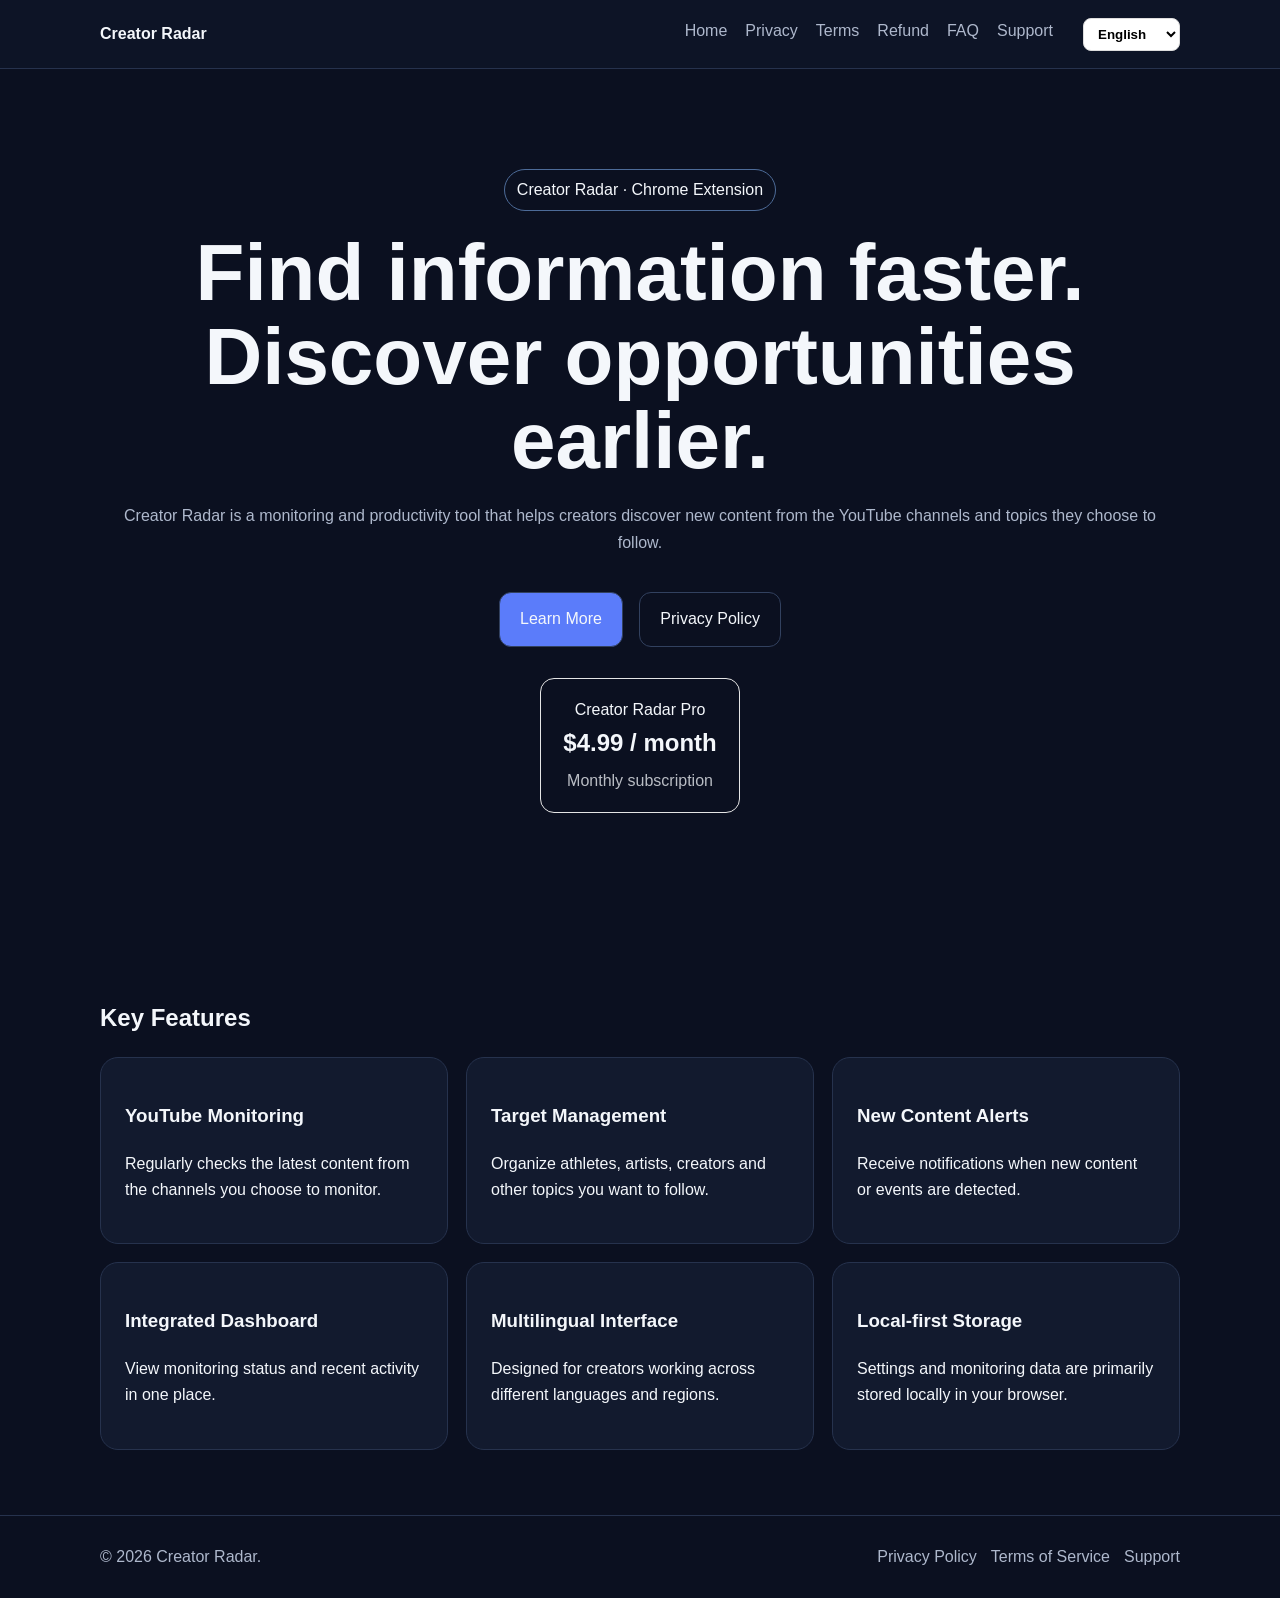
<file: index.html>
<!doctype html>
<html lang="en">
<head>
<meta charset="utf-8">
<meta name="viewport" content="width=device-width,initial-scale=1">

<meta
  name="description"
  content="Creator Radar - Real-time information radar for creators">

<title>Creator Radar</title>

<link rel="stylesheet" href="assets/style.css">

<style>
.language-select{
  margin-left:12px;
  padding:7px 10px;
  border:1px solid #ddd;
  border-radius:8px;
  background:#fff;
  cursor:pointer;
  font-weight:600;
}

.price-box{
  margin-top:25px;
  padding:18px 22px;
  border:1px solid #e5e5e5;
  border-radius:14px;
  display:inline-block;
}

.price-box strong{
  font-size:24px;
}

.price-sub{
  margin-top:5px;
  opacity:.75;
}
</style>

</head>

<body>

<header class="nav">
<div class="container nav-inner">

<a class="brand" href="index.html">
Creator Radar
</a>

<nav class="menu">

<a href="index.html"
data-en="Home"
data-ko="홈"
data-ja="ホーム"
data-zh="首页"
data-de="Startseite"
data-fr="Accueil"
data-ru="Главная">
Home
</a>

<a href="privacy.html"
data-en="Privacy"
data-ko="개인정보"
data-ja="プライバシー"
data-zh="隐私"
data-de="Datenschutz"
data-fr="Confidentialité"
data-ru="Конфиденциальность">
Privacy
</a>

<a href="terms.html"
data-en="Terms"
data-ko="이용약관"
data-ja="利用規約"
data-zh="条款"
data-de="Bedingungen"
data-fr="Conditions"
data-ru="Условия">
Terms
<a href="refund.html"
data-en="Refund"
data-ko="환불정책"
data-ja="返金"
data-zh="退款"
data-de="Rückerstattung"
data-fr="Remboursement"
data-ru="Возврат">
Refund
</a>

<a href="faq.html">
FAQ
</a>

<a href="support.html"
data-en="Support"
data-ko="고객지원"
data-ja="サポート"
data-zh="支持"
data-de="Support"
data-fr="Assistance"
data-ru="Поддержка">
Support
</a>

<select
id="languageSelect"
class="language-select"
aria-label="Language">

<option value="en">English</option>
<option value="ko">한국어</option>
<option value="ja">日本語</option>
<option value="zh">中文</option>
<option value="de">Deutsch</option>
<option value="fr">Français</option>
<option value="ru">Русский</option>

</select>

</nav>
</div>
</header>


<main>

<section class="hero">

<div class="container">

<span class="badge">
Creator Radar · Chrome Extension
</span>

<h1
data-en="Find information faster.<br>Discover opportunities earlier."
data-ko="정보를 더 빠르게.<br>기회를 더 일찍."
data-ja="情報をもっと速く。<br>チャンスをもっと早く。"
data-zh="更快发现信息。<br>更早发现机会。"
data-de="Informationen schneller finden.<br>Chancen früher entdecken."
data-fr="Trouvez l'information plus vite.<br>Découvrez les opportunités plus tôt."
data-ru="Находите информацию быстрее.<br>Замечайте возможности раньше.">

Find information faster.<br>
Discover opportunities earlier.

</h1>


<p
data-en="Creator Radar is a monitoring and productivity tool that helps creators discover new content from the YouTube channels and topics they choose to follow."

data-ko="Creator Radar는 관심 대상과 YouTube 채널을 모니터링하여 새로운 콘텐츠를 빠르게 발견할 수 있도록 돕는 크리에이터용 생산성 도구입니다."

data-ja="Creator Radarは、選択したYouTubeチャンネルやトピックを監視し、新しいコンテンツを素早く発見できるクリエイター向けツールです。"

data-zh="Creator Radar 是一款面向创作者的监控与效率工具，可帮助您快速发现关注的 YouTube 频道和主题的新内容。"

data-de="Creator Radar ist ein Monitoring- und Produktivitätstool, mit dem Creator neue Inhalte aus ausgewählten YouTube-Kanälen und Themen schneller entdecken können."

data-fr="Creator Radar est un outil de surveillance et de productivité qui aide les créateurs à découvrir rapidement les nouveaux contenus des chaînes YouTube et sujets qu'ils suivent."

data-ru="Creator Radar — это инструмент мониторинга и продуктивности, который помогает авторам быстрее находить новый контент в выбранных YouTube-каналах и темах.">

Creator Radar is a monitoring and productivity tool that helps creators discover new content from the YouTube channels and topics they choose to follow.

</p>


<div class="actions">

<a class="btn primary"
href="support.html"

data-en="Learn More"
data-ko="자세히 보기"
data-ja="詳しく見る"
data-zh="了解更多"
data-de="Mehr erfahren"
data-fr="En savoir plus"
data-ru="Подробнее">

Learn More
</a>


<a class="btn"
href="privacy.html"

data-en="Privacy Policy"
data-ko="개인정보처리방침"
data-ja="プライバシーポリシー"
data-zh="隐私政策"
data-de="Datenschutzerklärung"
data-fr="Politique de confidentialité"
data-ru="Политика конфиденциальности">

Privacy Policy
</a>

</div>


<div class="price-box">

<div
data-en="Creator Radar Pro"
data-ko="Creator Radar Pro"
data-ja="Creator Radar Pro"
data-zh="Creator Radar Pro"
data-de="Creator Radar Pro"
data-fr="Creator Radar Pro"
data-ru="Creator Radar Pro">

Creator Radar Pro
</div>

<strong>$4.99 / month</strong>

<div class="price-sub"

data-en="Monthly subscription"
data-ko="월간 구독"
data-ja="月額サブスクリプション"
data-zh="每月订阅"
data-de="Monatliches Abonnement"
data-fr="Abonnement mensuel"
data-ru="Ежемесячная подписка">

Monthly subscription

</div>

</div>

</div>
</section>



<section class="section">
<div class="container">

<h2
data-en="Key Features"
data-ko="주요 기능"
data-ja="主な機能"
data-zh="主要功能"
data-de="Hauptfunktionen"
data-fr="Fonctionnalités principales"
data-ru="Основные функции">

Key Features
</h2>


<div class="grid">


<div class="card">

<h3
data-en="YouTube Monitoring"
data-ko="YouTube 모니터링"
data-ja="YouTube モニタリング"
data-zh="YouTube 监控"
data-de="YouTube-Monitoring"
data-fr="Surveillance YouTube"
data-ru="Мониторинг YouTube">

YouTube Monitoring
</h3>

<p
data-en="Regularly checks the latest content from the channels you choose to monitor."

data-ko="등록한 채널의 최신 콘텐츠를 주기적으로 확인합니다."

data-ja="登録したチャンネルの最新コンテンツを定期的に確認します。"

data-zh="定期检查您所关注频道的最新内容。"

data-de="Überprüft regelmäßig neue Inhalte der von Ihnen ausgewählten Kanäle."

data-fr="Vérifie régulièrement les nouveaux contenus des chaînes que vous choisissez de suivre."

data-ru="Регулярно проверяет новый контент выбранных вами каналов.">

Regularly checks the latest content from the channels you choose to monitor.

</p>

</div>



<div class="card">

<h3
data-en="Target Management"
data-ko="관심 대상 관리"
data-ja="ターゲット管理"
data-zh="关注对象管理"
data-de="Zielverwaltung"
data-fr="Gestion des sujets"
data-ru="Управление целями">

Target Management
</h3>

<p
data-en="Organize athletes, artists, creators and other topics you want to follow."

data-ko="선수, 아티스트, 크리에이터 등 관심 대상을 관리할 수 있습니다."

data-ja="選手、アーティスト、クリエイターなどの対象を管理できます。"

data-zh="管理运动员、艺人、创作者以及其他您感兴趣的主题。"

data-de="Organisieren Sie Sportler, Künstler, Creator und andere Themen, denen Sie folgen möchten."

data-fr="Organisez les sportifs, artistes, créateurs et autres sujets que vous souhaitez suivre."

data-ru="Организуйте спортсменов, артистов, авторов и другие интересующие вас темы.">

Organize athletes, artists, creators and other topics you want to follow.

</p>

</div>



<div class="card">

<h3
data-en="New Content Alerts"
data-ko="새 콘텐츠 알림"
data-ja="新着コンテンツ通知"
data-zh="新内容提醒"
data-de="Benachrichtigungen"
data-fr="Alertes de nouveau contenu"
data-ru="Уведомления о новом контенте">

New Content Alerts
</h3>

<p
data-en="Receive notifications when new content or events are detected."

data-ko="새로운 콘텐츠나 이벤트가 감지되면 알림을 받을 수 있습니다."

data-ja="新しいコンテンツやイベントが検出されると通知を受け取れます。"

data-zh="检测到新内容或事件时接收通知。"

data-de="Erhalten Sie Benachrichtigungen, wenn neue Inhalte oder Ereignisse erkannt werden."

data-fr="Recevez des notifications lorsque de nouveaux contenus ou événements sont détectés."

data-ru="Получайте уведомления при обнаружении нового контента или событий.">

Receive notifications when new content or events are detected.

</p>

</div>



<div class="card">

<h3
data-en="Integrated Dashboard"
data-ko="통합 대시보드"
data-ja="統合ダッシュボード"
data-zh="综合仪表板"
data-de="Integriertes Dashboard"
data-fr="Tableau de bord intégré"
data-ru="Единая панель управления">

Integrated Dashboard
</h3>

<p
data-en="View monitoring status and recent activity in one place."

data-ko="모니터링 상태와 최근 활동을 한 화면에서 확인할 수 있습니다."

data-ja="モニタリング状況と最近のアクティビティを一つの画面で確認できます。"

data-zh="在一个页面中查看监控状态和最近活动。"

data-de="Überblicken Sie Monitoring-Status und aktuelle Aktivitäten an einem Ort."

data-fr="Consultez l'état de la surveillance et l'activité récente depuis un seul écran."

data-ru="Просматривайте статус мониторинга и последние действия в одном месте.">

View monitoring status and recent activity in one place.

</p>

</div>



<div class="card">

<h3
data-en="Multilingual Interface"
data-ko="다국어 인터페이스"
data-ja="多言語インターフェース"
data-zh="多语言界面"
data-de="Mehrsprachige Oberfläche"
data-fr="Interface multilingue"
data-ru="Многоязычный интерфейс">

Multilingual Interface
</h3>

<p
data-en="Designed for creators working across different languages and regions."

data-ko="여러 언어와 지역에서 활동하는 크리에이터를 지원합니다."

data-ja="さまざまな言語や地域で活動するクリエイターをサポートします。"

data-zh="为使用不同语言、面向不同地区的创作者而设计。"

data-de="Für Creator entwickelt, die in verschiedenen Sprachen und Regionen arbeiten."

data-fr="Conçu pour les créateurs travaillant dans différentes langues et régions."

data-ru="Создан для авторов, работающих с разными языками и регионами.">

Designed for creators working across different languages and regions.

</p>

</div>



<div class="card">

<h3
data-en="Local-first Storage"
data-ko="로컬 중심 저장"
data-ja="ローカル中心の保存"
data-zh="本地优先存储"
data-de="Lokale Datenspeicherung"
data-fr="Stockage local"
data-ru="Локальное хранение">

Local-first Storage
</h3>

<p
data-en="Settings and monitoring data are primarily stored locally in your browser."

data-ko="설정과 모니터링 정보는 주로 브라우저에 로컬로 저장됩니다."

data-ja="設定やモニタリング情報は主にブラウザ内にローカル保存されます。"

data-zh="设置和监控信息主要存储在您的浏览器本地。"

data-de="Einstellungen und Monitoring-Daten werden hauptsächlich lokal in Ihrem Browser gespeichert."

data-fr="Les paramètres et données de surveillance sont principalement stockés localement dans votre navigateur."

data-ru="Настройки и данные мониторинга в основном хранятся локально в вашем браузере.">

Settings and monitoring data are primarily stored locally in your browser.

</p>

</div>

</div>
</div>
</section>

</main>



<footer class="footer">

<div class="container footer-inner">

<div>
© 2026 Creator Radar.
</div>

<div class="small-links">

<a href="privacy.html"
data-en="Privacy Policy"
data-ko="개인정보처리방침"
data-ja="プライバシーポリシー"
data-zh="隐私政策"
data-de="Datenschutzerklärung"
data-fr="Politique de confidentialité"
data-ru="Политика конфиденциальности">

Privacy Policy
</a>


<a href="terms.html"
data-en="Terms of Service"
data-ko="이용약관"
data-ja="利用規約"
data-zh="服务条款"
data-de="Nutzungsbedingungen"
data-fr="Conditions d'utilisation"
data-ru="Условия использования">

Terms of Service
</a>


<a href="support.html"
data-en="Support"
data-ko="고객지원"
data-ja="サポート"
data-zh="支持"
data-de="Support"
data-fr="Assistance"
data-ru="Поддержка">

Support
</a>

</div>
</div>

</footer>



<script>

const supportedLanguages =
["en","ko","ja","zh","de","fr","ru"];

function setLanguage(lang){

if(!supportedLanguages.includes(lang)){
lang = "en";
}

document.documentElement.lang = lang;

document
.querySelectorAll("[data-en]")
.forEach(function(element){

const translated =
element.getAttribute("data-" + lang);

if(translated){
element.innerHTML = translated;
}

});

document.getElementById("languageSelect").value = lang;

localStorage.setItem(
"creatorRadarWebsiteLanguage",
lang
);

}


document
.getElementById("languageSelect")
.addEventListener("change",function(){

setLanguage(this.value);

});


const savedLanguage =
localStorage.getItem(
"creatorRadarWebsiteLanguage"
);

if(savedLanguage &&
supportedLanguages.includes(savedLanguage)){

setLanguage(savedLanguage);

}else{

setLanguage("en");

}

</script>

</body>
</html>
</file>
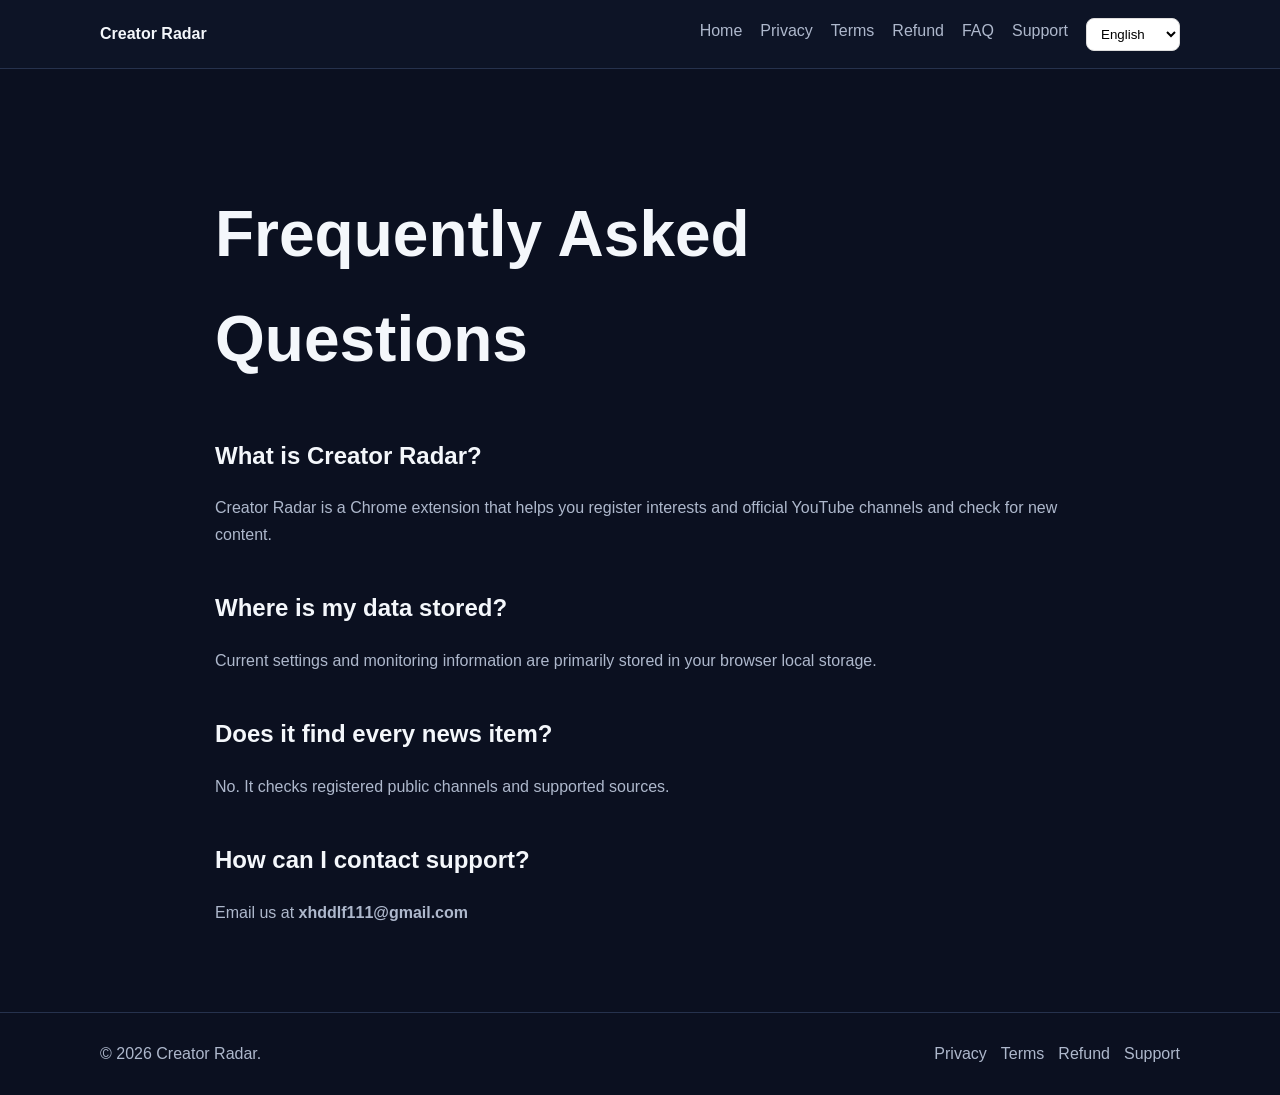
<file: faq.html>
<!doctype html><html lang="en"><head><meta charset="utf-8"><meta name="viewport" content="width=device-width,initial-scale=1"><title>Frequently Asked Questions | Creator Radar</title><link rel="stylesheet" href="assets/style.css"><style>.language-select{padding:7px 10px;border:1px solid #ddd;border-radius:8px;background:#fff;cursor:pointer}</style></head><body><header class="nav"><div class="container nav-inner"><a class="brand" href="index.html">Creator Radar</a><nav class="menu"><a href="index.html" data-t="nav_home">Home</a><a href="privacy.html" data-t="nav_privacy">Privacy</a><a href="terms.html" data-t="nav_terms">Terms</a><a href="refund.html" data-t="nav_refund">Refund</a><a href="faq.html" data-t="nav_faq">FAQ</a><a href="support.html" data-t="nav_support">Support</a><select id="languageSelect" class="language-select" aria-label="Language"><option value="en">English</option><option value="ko">한국어</option><option value="ja">日本語</option><option value="zh">中文</option><option value="de">Deutsch</option><option value="fr">Français</option><option value="ru">Русский</option></select></nav></div></header><main class="container content"><h1 data-t="title">Frequently Asked Questions</h1><h2 data-t="q1">What is Creator Radar?</h2><p data-t="a1">Creator Radar is a Chrome extension that helps you register interests and official YouTube channels and check for new content.</p><h2 data-t="q2">Where is my data stored?</h2><p data-t="a2">Current settings and monitoring information are primarily stored in your browser local storage.</p><h2 data-t="q3">Does it find every news item?</h2><p data-t="a3">No. It checks registered public channels and supported sources.</p><h2 data-t="q4">How can I contact support?</h2><p><span data-t="a4">Email us at</span> <a href="mailto:xhddlf111@gmail.com"><strong>xhddlf111@gmail.com</strong></a></p></main><footer class="footer"><div class="container footer-inner"><div data-t="footer">© 2026 Creator Radar.</div><div class="small-links"><a href="privacy.html" data-t="nav_privacy">Privacy</a><a href="terms.html" data-t="nav_terms">Terms</a><a href="refund.html" data-t="nav_refund">Refund</a><a href="support.html" data-t="nav_support">Support</a></div></div></footer><script>const translations={"en": {"title": "Frequently Asked Questions", "q1": "What is Creator Radar?", "a1": "Creator Radar is a Chrome extension that helps you register interests and official YouTube channels and check for new content.", "q2": "Where is my data stored?", "a2": "Current settings and monitoring information are primarily stored in your browser local storage.", "q3": "Does it find every news item?", "a3": "No. It checks registered public channels and supported sources.", "q4": "How can I contact support?", "a4": "Email us at", "nav_home": "Home", "nav_privacy": "Privacy", "nav_terms": "Terms", "nav_refund": "Refund", "nav_faq": "FAQ", "nav_support": "Support", "footer": "© 2026 Creator Radar."}, "ko": {"title": "자주 묻는 질문", "q1": "Creator Radar는 무엇인가요?", "a1": "관심 대상과 공식 YouTube 채널을 등록하고 새 콘텐츠를 확인하도록 돕는 Chrome 확장 프로그램입니다.", "q2": "데이터는 어디에 저장되나요?", "a2": "현재 설정과 모니터링 정보는 기본적으로 브라우저 로컬 저장소에 저장됩니다.", "q3": "모든 뉴스를 찾아주나요?", "a3": "아닙니다. 등록한 공개 채널과 지원되는 소스를 기준으로 확인합니다.", "q4": "문의는 어디로 하나요?", "a4": "이메일 문의:", "nav_home": "홈", "nav_privacy": "개인정보처리방침", "nav_terms": "이용약관", "nav_refund": "환불정책", "nav_faq": "FAQ", "nav_support": "고객지원", "footer": "© 2026 Creator Radar."}, "ja": {"title": "よくある質問", "q1": "Creator Radarとは何ですか？", "a1": "関心対象と公式YouTubeチャンネルを登録し、新しいコンテンツを確認できるChrome拡張機能です。", "q2": "データはどこに保存されますか？", "a2": "現在の設定と監視情報は基本的にブラウザのローカルストレージに保存されます。", "q3": "すべてのニュースを見つけますか？", "a3": "いいえ。登録した公開チャンネルと対応しているソースを基準に確認します。", "q4": "サポートへの連絡方法は？", "a4": "メール:", "nav_home": "ホーム", "nav_privacy": "プライバシー", "nav_terms": "利用規約", "nav_refund": "返金", "nav_faq": "FAQ", "nav_support": "サポート", "footer": "© 2026 Creator Radar."}, "zh": {"title": "常见问题", "q1": "什么是 Creator Radar？", "a1": "Creator Radar 是一个 Chrome 扩展程序，可帮助您注册关注对象和官方 YouTube 频道并检查新内容。", "q2": "我的数据存储在哪里？", "a2": "当前设置和监控信息主要保存在浏览器本地存储中。", "q3": "它会找到所有新闻吗？", "a3": "不会。它会根据已注册的公开频道和支持的来源进行检查。", "q4": "如何联系支持？", "a4": "电子邮件:", "nav_home": "首页", "nav_privacy": "隐私政策", "nav_terms": "使用条款", "nav_refund": "退款政策", "nav_faq": "常见问题", "nav_support": "支持", "footer": "© 2026 Creator Radar."}, "de": {"title": "Häufig gestellte Fragen", "q1": "Was ist Creator Radar?", "a1": "Creator Radar ist eine Chrome-Erweiterung, mit der Sie Interessen und offizielle YouTube-Kanäle registrieren und neue Inhalte prüfen können.", "q2": "Wo werden meine Daten gespeichert?", "a2": "Aktuelle Einstellungen und Überwachungsinformationen werden hauptsächlich im lokalen Browserspeicher gespeichert.", "q3": "Findet Creator Radar alle Nachrichten?", "a3": "Nein. Es prüft registrierte öffentliche Kanäle und unterstützte Quellen.", "q4": "Wie erreiche ich den Support?", "a4": "E-Mail:", "nav_home": "Startseite", "nav_privacy": "Datenschutz", "nav_terms": "Bedingungen", "nav_refund": "Rückerstattung", "nav_faq": "FAQ", "nav_support": "Support", "footer": "© 2026 Creator Radar."}, "fr": {"title": "Questions fréquentes", "q1": "Qu’est-ce que Creator Radar ?", "a1": "Creator Radar est une extension Chrome qui permet d’enregistrer des centres d’intérêt et des chaînes YouTube officielles et de vérifier les nouveaux contenus.", "q2": "Où mes données sont-elles stockées ?", "a2": "Les paramètres actuels et les informations de surveillance sont principalement stockés dans le stockage local du navigateur.", "q3": "Trouve-t-il toutes les actualités ?", "a3": "Non. Il vérifie les chaînes publiques enregistrées et les sources prises en charge.", "q4": "Comment contacter le support ?", "a4": "E-mail :", "nav_home": "Accueil", "nav_privacy": "Confidentialité", "nav_terms": "Conditions", "nav_refund": "Remboursement", "nav_faq": "FAQ", "nav_support": "Assistance", "footer": "© 2026 Creator Radar."}, "ru": {"title": "Часто задаваемые вопросы", "q1": "Что такое Creator Radar?", "a1": "Creator Radar — расширение Chrome, которое помогает добавлять интересы и официальные каналы YouTube и проверять новый контент.", "q2": "Где хранятся мои данные?", "a2": "Текущие настройки и данные мониторинга в основном сохраняются в локальном хранилище браузера.", "q3": "Находит ли он все новости?", "a3": "Нет. Он проверяет зарегистрированные публичные каналы и поддерживаемые источники.", "q4": "Как связаться с поддержкой?", "a4": "Эл. почта:", "nav_home": "Главная", "nav_privacy": "Конфиденциальность", "nav_terms": "Условия", "nav_refund": "Возврат", "nav_faq": "FAQ", "nav_support": "Поддержка", "footer": "© 2026 Creator Radar."}};const supported=["en", "ko", "ja", "zh", "de", "fr", "ru"];function setLanguage(lang){if(!supported.includes(lang))lang='en';document.documentElement.lang=lang;document.querySelectorAll('[data-t]').forEach(el=>{const key=el.getAttribute('data-t');const val=translations[lang]&&translations[lang][key];if(val!==undefined)el.textContent=val;});document.getElementById('languageSelect').value=lang;localStorage.setItem('creatorRadarWebsiteLanguage',lang);document.title=(translations[lang].title||'Creator Radar')+' | Creator Radar';}document.getElementById('languageSelect').addEventListener('change',e=>setLanguage(e.target.value));setLanguage(localStorage.getItem('creatorRadarWebsiteLanguage')||'en');</script></body></html>
</file>
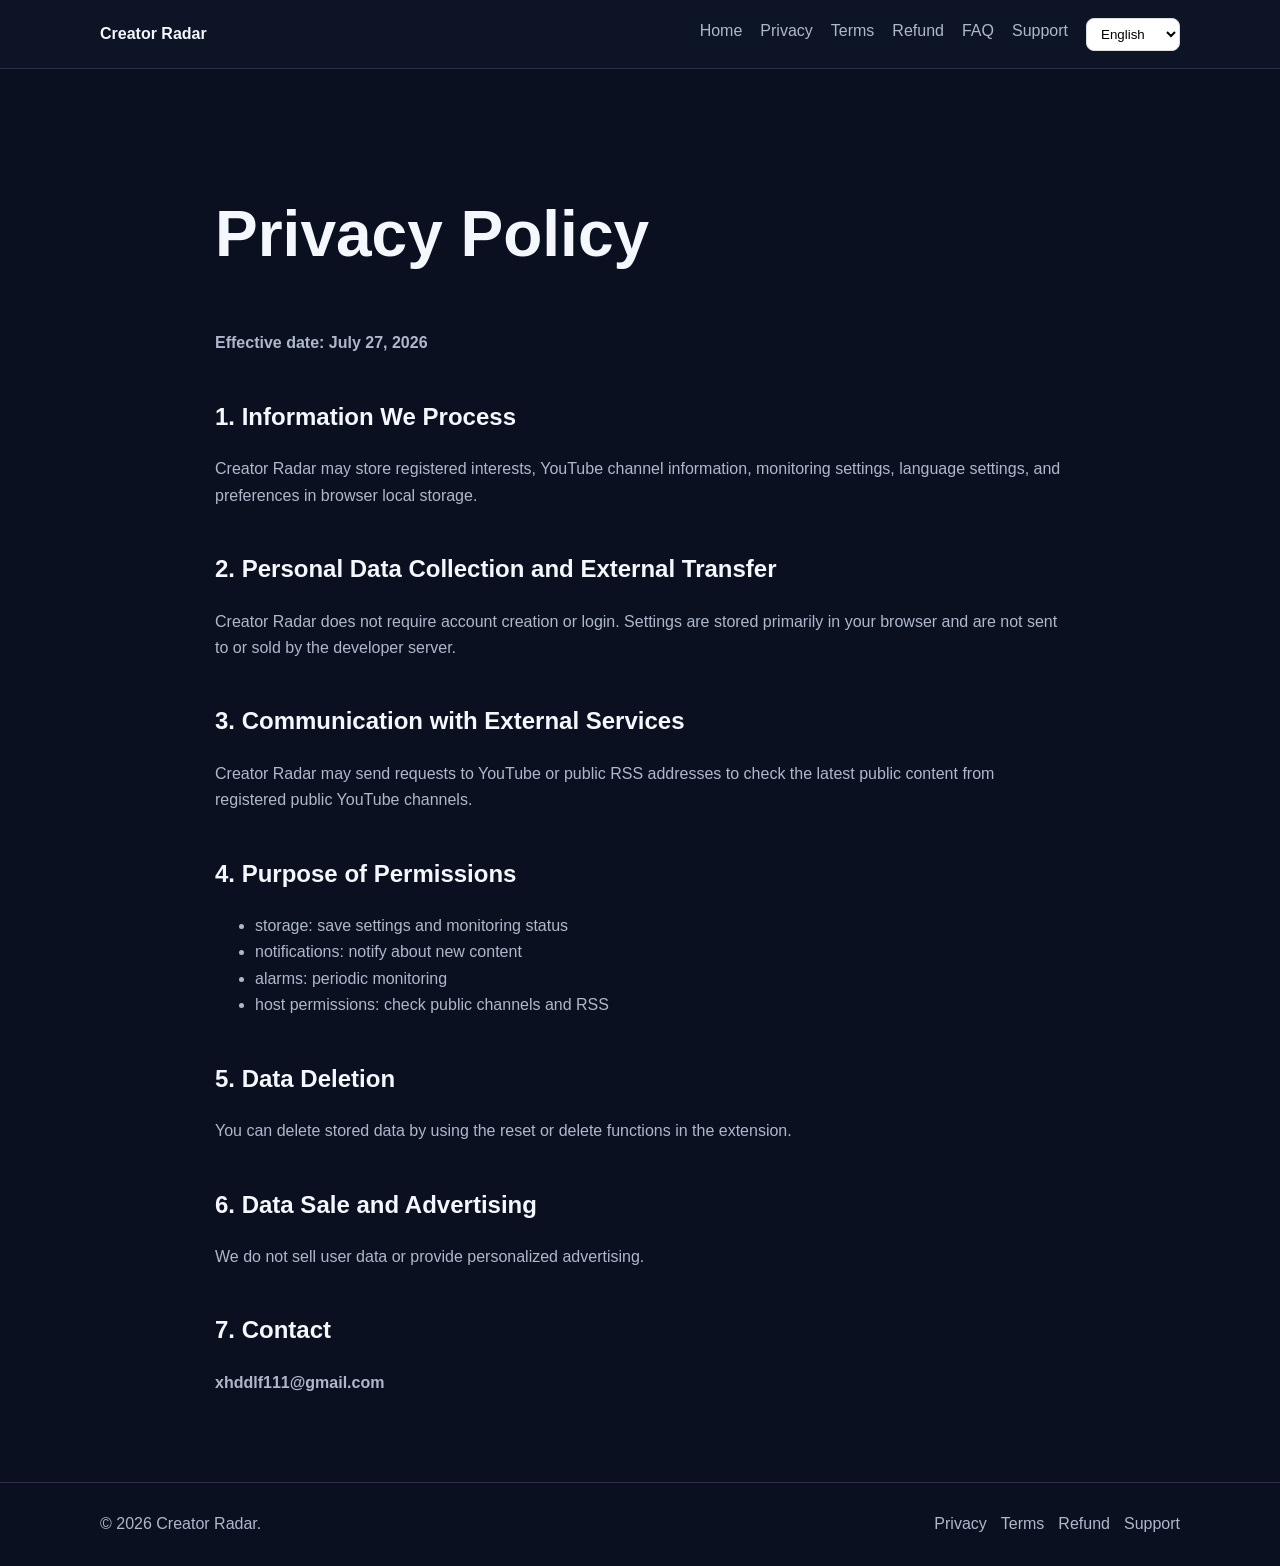
<file: privacy.html>
<!doctype html><html lang="en"><head><meta charset="utf-8"><meta name="viewport" content="width=device-width,initial-scale=1"><title>Privacy Policy | Creator Radar</title><link rel="stylesheet" href="assets/style.css"><style>.language-select{padding:7px 10px;border:1px solid #ddd;border-radius:8px;background:#fff;cursor:pointer}</style></head><body><header class="nav"><div class="container nav-inner"><a class="brand" href="index.html">Creator Radar</a><nav class="menu"><a href="index.html" data-t="nav_home">Home</a><a href="privacy.html" data-t="nav_privacy">Privacy</a><a href="terms.html" data-t="nav_terms">Terms</a><a href="refund.html" data-t="nav_refund">Refund</a><a href="faq.html" data-t="nav_faq">FAQ</a><a href="support.html" data-t="nav_support">Support</a><select id="languageSelect" class="language-select" aria-label="Language"><option value="en">English</option><option value="ko">한국어</option><option value="ja">日本語</option><option value="zh">中文</option><option value="de">Deutsch</option><option value="fr">Français</option><option value="ru">Русский</option></select></nav></div></header><main class="container content"><h1 data-t="title">Privacy Policy</h1><p><strong data-t="effective">Effective date: July 27, 2026</strong></p><h2 data-t="h1">1. Information We Process</h2><p data-t="p1">Creator Radar may store registered interests, YouTube channel information, monitoring settings, language settings, and preferences in browser local storage.</p><h2 data-t="h2">2. Personal Data Collection and External Transfer</h2><p data-t="p2">Creator Radar does not require account creation or login. Settings are stored primarily in your browser and are not sent to or sold by the developer server.</p><h2 data-t="h3">3. Communication with External Services</h2><p data-t="p3">Creator Radar may send requests to YouTube or public RSS addresses to check the latest public content from registered public YouTube channels.</p><h2 data-t="h4">4. Purpose of Permissions</h2><ul><li data-t="li1">storage: save settings and monitoring status</li><li data-t="li2">notifications: notify about new content</li><li data-t="li3">alarms: periodic monitoring</li><li data-t="li4">host permissions: check public channels and RSS</li></ul><h2 data-t="h5">5. Data Deletion</h2><p data-t="p5">You can delete stored data by using the reset or delete functions in the extension.</p><h2 data-t="h6">6. Data Sale and Advertising</h2><p data-t="p6">We do not sell user data or provide personalized advertising.</p><h2 data-t="h7">7. Contact</h2><p><a href="mailto:xhddlf111@gmail.com"><strong>xhddlf111@gmail.com</strong></a></p></main><footer class="footer"><div class="container footer-inner"><div data-t="footer">© 2026 Creator Radar.</div><div class="small-links"><a href="privacy.html" data-t="nav_privacy">Privacy</a><a href="terms.html" data-t="nav_terms">Terms</a><a href="refund.html" data-t="nav_refund">Refund</a><a href="support.html" data-t="nav_support">Support</a></div></div></footer><script>const translations={"en": {"title": "Privacy Policy", "effective": "Effective date: July 27, 2026", "h1": "1. Information We Process", "p1": "Creator Radar may store registered interests, YouTube channel information, monitoring settings, language settings, and preferences in browser local storage.", "h2": "2. Personal Data Collection and External Transfer", "p2": "Creator Radar does not require account creation or login. Settings are stored primarily in your browser and are not sent to or sold by the developer server.", "h3": "3. Communication with External Services", "p3": "Creator Radar may send requests to YouTube or public RSS addresses to check the latest public content from registered public YouTube channels.", "h4": "4. Purpose of Permissions", "li1": "storage: save settings and monitoring status", "li2": "notifications: notify about new content", "li3": "alarms: periodic monitoring", "li4": "host permissions: check public channels and RSS", "h5": "5. Data Deletion", "p5": "You can delete stored data by using the reset or delete functions in the extension.", "h6": "6. Data Sale and Advertising", "p6": "We do not sell user data or provide personalized advertising.", "h7": "7. Contact", "nav_home": "Home", "nav_privacy": "Privacy", "nav_terms": "Terms", "nav_refund": "Refund", "nav_faq": "FAQ", "nav_support": "Support", "footer": "© 2026 Creator Radar."}, "ko": {"title": "개인정보처리방침", "effective": "시행일: 2026년 7월 27일", "h1": "1. 처리하는 정보", "p1": "사용자가 등록한 관심 대상, YouTube 채널 정보, 모니터링 설정, 언어 설정 및 환경설정 등을 브라우저 로컬 저장소에 저장할 수 있습니다.", "h2": "2. 개인정보 수집 및 외부 전송", "p2": "Creator Radar는 계정 생성이나 로그인을 요구하지 않습니다. 설정 데이터는 기본적으로 사용자의 브라우저 내부에 저장되며 개발자 서버로 전송하거나 판매하지 않습니다.", "h3": "3. 외부 서비스 통신", "p3": "등록된 공개 YouTube 채널의 최신 공개 콘텐츠를 확인하기 위해 YouTube 또는 공개 RSS 주소에 요청을 보낼 수 있습니다.", "h4": "4. 권한 사용 목적", "li1": "storage: 설정 및 모니터링 상태 저장", "li2": "notifications: 새 콘텐츠 알림", "li3": "alarms: 주기적 모니터링", "li4": "host permissions: 공개 채널 및 RSS 확인", "h5": "5. 데이터 삭제", "p5": "사용자는 확장 프로그램의 초기화 또는 삭제 기능을 통해 저장된 데이터를 삭제할 수 있습니다.", "h6": "6. 데이터 판매 및 광고", "p6": "사용자 데이터를 판매하지 않으며 맞춤형 광고를 제공하지 않습니다.", "h7": "7. 문의", "nav_home": "홈", "nav_privacy": "개인정보처리방침", "nav_terms": "이용약관", "nav_refund": "환불정책", "nav_faq": "FAQ", "nav_support": "고객지원", "footer": "© 2026 Creator Radar."}, "ja": {"title": "プライバシーポリシー", "effective": "施行日：2026年7月27日", "h1": "1. 処理する情報", "p1": "登録した関心対象、YouTubeチャンネル情報、監視設定、言語設定、環境設定などをブラウザのローカルストレージに保存する場合があります。", "h2": "2. 個人情報の収集と外部送信", "p2": "Creator Radarはアカウント作成やログインを要求しません。設定データは基本的にブラウザ内に保存され、開発者サーバーへ送信または販売されません。", "h3": "3. 外部サービスとの通信", "p3": "登録された公開YouTubeチャンネルの最新公開コンテンツを確認するため、YouTubeまたは公開RSSアドレスへリクエストを送信する場合があります。", "h4": "4. 権限の使用目的", "li1": "storage：設定と監視状態の保存", "li2": "notifications：新しいコンテンツの通知", "li3": "alarms：定期的な監視", "li4": "host permissions：公開チャンネルとRSSの確認", "h5": "5. データの削除", "p5": "拡張機能のリセットまたは削除機能を使用して保存データを削除できます。", "h6": "6. データ販売と広告", "p6": "ユーザーデータを販売せず、パーソナライズ広告も提供しません。", "h7": "7. お問い合わせ", "nav_home": "ホーム", "nav_privacy": "プライバシー", "nav_terms": "利用規約", "nav_refund": "返金", "nav_faq": "FAQ", "nav_support": "サポート", "footer": "© 2026 Creator Radar."}, "zh": {"title": "隐私政策", "effective": "生效日期：2026年7月27日", "h1": "1. 我们处理的信息", "p1": "Creator Radar 可能会将您注册的关注对象、YouTube 频道信息、监控设置、语言设置和偏好保存在浏览器本地存储中。", "h2": "2. 个人信息收集与外部传输", "p2": "Creator Radar 不要求创建账户或登录。设置数据主要保存在您的浏览器中，不会发送到开发者服务器或被出售。", "h3": "3. 与外部服务通信", "p3": "为检查已注册公开 YouTube 频道的最新公开内容，Creator Radar 可能会向 YouTube 或公开 RSS 地址发送请求。", "h4": "4. 权限用途", "li1": "storage：保存设置和监控状态", "li2": "notifications：新内容通知", "li3": "alarms：定期监控", "li4": "host permissions：检查公开频道和 RSS", "h5": "5. 数据删除", "p5": "您可以通过扩展程序的重置或删除功能删除已保存的数据。", "h6": "6. 数据销售与广告", "p6": "我们不出售用户数据，也不提供个性化广告。", "h7": "7. 联系方式", "nav_home": "首页", "nav_privacy": "隐私政策", "nav_terms": "使用条款", "nav_refund": "退款政策", "nav_faq": "常见问题", "nav_support": "支持", "footer": "© 2026 Creator Radar."}, "de": {"title": "Datenschutzerklärung", "effective": "Gültig ab: 27. Juli 2026", "h1": "1. Verarbeitete Informationen", "p1": "Creator Radar kann registrierte Interessen, YouTube-Kanalinformationen, Überwachungseinstellungen, Spracheinstellungen und Präferenzen im lokalen Browserspeicher speichern.", "h2": "2. Erhebung personenbezogener Daten und externe Übertragung", "p2": "Creator Radar erfordert weder Kontoerstellung noch Anmeldung. Einstellungen werden grundsätzlich im Browser gespeichert und nicht an den Entwicklerserver übertragen oder verkauft.", "h3": "3. Kommunikation mit externen Diensten", "p3": "Zur Prüfung aktueller öffentlicher Inhalte registrierter YouTube-Kanäle kann Creator Radar Anfragen an YouTube oder öffentliche RSS-Adressen senden.", "h4": "4. Zweck der Berechtigungen", "li1": "storage: Einstellungen und Überwachungsstatus speichern", "li2": "notifications: über neue Inhalte informieren", "li3": "alarms: regelmäßige Überwachung", "li4": "host permissions: öffentliche Kanäle und RSS prüfen", "h5": "5. Datenlöschung", "p5": "Gespeicherte Daten können über die Zurücksetzen- oder Löschfunktionen der Erweiterung gelöscht werden.", "h6": "6. Datenverkauf und Werbung", "p6": "Wir verkaufen keine Nutzerdaten und bieten keine personalisierte Werbung an.", "h7": "7. Kontakt", "nav_home": "Startseite", "nav_privacy": "Datenschutz", "nav_terms": "Bedingungen", "nav_refund": "Rückerstattung", "nav_faq": "FAQ", "nav_support": "Support", "footer": "© 2026 Creator Radar."}, "fr": {"title": "Politique de confidentialité", "effective": "Date d’entrée en vigueur : 27 juillet 2026", "h1": "1. Informations traitées", "p1": "Creator Radar peut stocker les centres d’intérêt enregistrés, les informations de chaînes YouTube, les paramètres de surveillance, la langue et les préférences dans le stockage local du navigateur.", "h2": "2. Collecte de données personnelles et transfert externe", "p2": "Creator Radar ne nécessite ni création de compte ni connexion. Les paramètres sont principalement stockés dans votre navigateur et ne sont ni envoyés au serveur du développeur ni vendus.", "h3": "3. Communication avec des services externes", "p3": "Pour vérifier le contenu public récent des chaînes YouTube enregistrées, Creator Radar peut envoyer des requêtes à YouTube ou à des adresses RSS publiques.", "h4": "4. Utilisation des autorisations", "li1": "storage : enregistrer les paramètres et l’état de surveillance", "li2": "notifications : signaler les nouveaux contenus", "li3": "alarms : surveillance périodique", "li4": "host permissions : vérifier les chaînes publiques et RSS", "h5": "5. Suppression des données", "p5": "Vous pouvez supprimer les données enregistrées via les fonctions de réinitialisation ou de suppression de l’extension.", "h6": "6. Vente de données et publicité", "p6": "Nous ne vendons pas les données des utilisateurs et ne proposons pas de publicité personnalisée.", "h7": "7. Contact", "nav_home": "Accueil", "nav_privacy": "Confidentialité", "nav_terms": "Conditions", "nav_refund": "Remboursement", "nav_faq": "FAQ", "nav_support": "Assistance", "footer": "© 2026 Creator Radar."}, "ru": {"title": "Политика конфиденциальности", "effective": "Дата вступления в силу: 27 июля 2026 г.", "h1": "1. Обрабатываемая информация", "p1": "Creator Radar может сохранять выбранные интересы, сведения о каналах YouTube, настройки мониторинга, язык и параметры в локальном хранилище браузера.", "h2": "2. Сбор персональных данных и внешняя передача", "p2": "Creator Radar не требует создания аккаунта или входа. Настройки в основном хранятся в браузере и не отправляются на сервер разработчика и не продаются.", "h3": "3. Связь с внешними сервисами", "p3": "Для проверки последних публичных материалов зарегистрированных каналов YouTube Creator Radar может отправлять запросы в YouTube или по общедоступным RSS-адресам.", "h4": "4. Назначение разрешений", "li1": "storage: сохранение настроек и состояния мониторинга", "li2": "notifications: уведомления о новом контенте", "li3": "alarms: периодический мониторинг", "li4": "host permissions: проверка публичных каналов и RSS", "h5": "5. Удаление данных", "p5": "Сохраненные данные можно удалить с помощью функций сброса или удаления в расширении.", "h6": "6. Продажа данных и реклама", "p6": "Мы не продаем данные пользователей и не предоставляем персонализированную рекламу.", "h7": "7. Контакты", "nav_home": "Главная", "nav_privacy": "Конфиденциальность", "nav_terms": "Условия", "nav_refund": "Возврат", "nav_faq": "FAQ", "nav_support": "Поддержка", "footer": "© 2026 Creator Radar."}};const supported=["en", "ko", "ja", "zh", "de", "fr", "ru"];function setLanguage(lang){if(!supported.includes(lang))lang='en';document.documentElement.lang=lang;document.querySelectorAll('[data-t]').forEach(el=>{const key=el.getAttribute('data-t');const val=translations[lang]&&translations[lang][key];if(val!==undefined)el.textContent=val;});document.getElementById('languageSelect').value=lang;localStorage.setItem('creatorRadarWebsiteLanguage',lang);document.title=(translations[lang].title||'Creator Radar')+' | Creator Radar';}document.getElementById('languageSelect').addEventListener('change',e=>setLanguage(e.target.value));setLanguage(localStorage.getItem('creatorRadarWebsiteLanguage')||'en');</script></body></html>
</file>
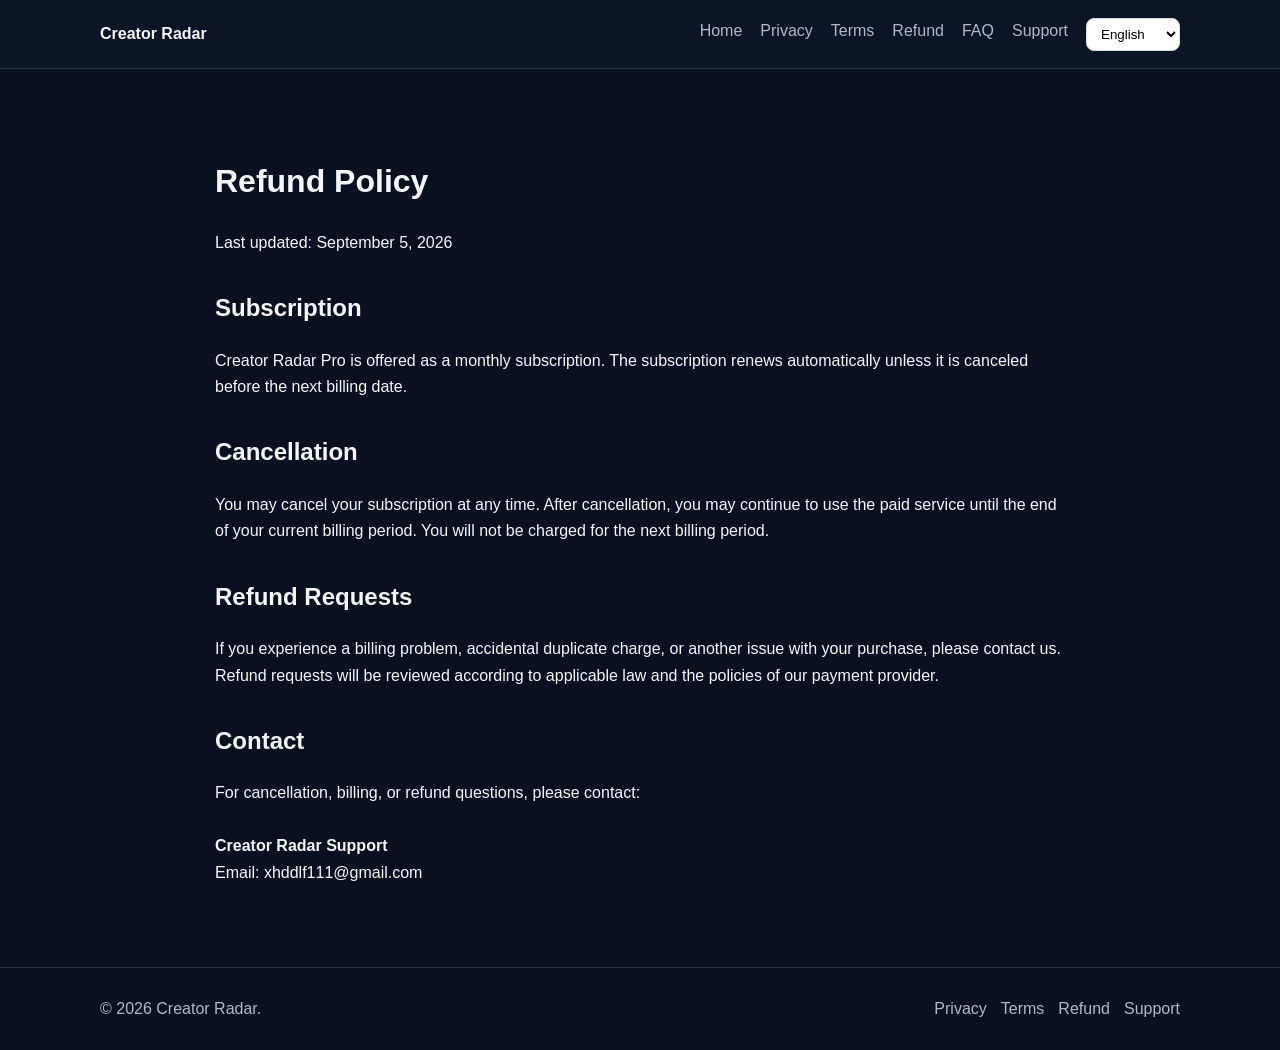
<file: refund.html>
<!doctype html>
<html lang="en">
<head>
<meta charset="utf-8">
<meta name="viewport" content="width=device-width,initial-scale=1">
<title>Refund Policy - Creator Radar</title>
<link rel="stylesheet" href="assets/style.css">

<style>
.language-select{
  padding:7px 10px;
  border:1px solid #ddd;
  border-radius:8px;
  background:#fff;
  cursor:pointer;
}
.policy-box{
  max-width:850px;
  margin:0 auto;
}
.policy-box h2{
  margin-top:32px;
}
</style>
</head>

<body>

<header class="nav">
<div class="container nav-inner">

<a class="brand" href="index.html">Creator Radar</a>

<nav class="menu">
<a href="index.html" data-t="navHome">Home</a>
<a href="privacy.html" data-t="navPrivacy">Privacy</a>
<a href="terms.html" data-t="navTerms">Terms</a>
<a href="refund.html" data-t="navRefund">Refund</a>
<a href="faq.html" data-t="navFaq">FAQ</a>
<a href="support.html" data-t="navSupport">Support</a>

<select id="languageSelect" class="language-select">
<option value="en">English</option>
<option value="ko">한국어</option>
<option value="ja">日本語</option>
<option value="zh">中文</option>
<option value="de">Deutsch</option>
<option value="fr">Français</option>
<option value="ru">Русский</option>
</select>
</nav>

</div>
</header>


<main class="section">
<div class="container policy-box">

<h1 data-t="title">Refund Policy</h1>

<p data-t="updated">
Last updated: September 5, 2026
</p>

<h2 data-t="subscriptionTitle">Subscription</h2>

<p data-t="subscription">
Creator Radar Pro is offered as a monthly subscription. The subscription renews automatically unless it is canceled before the next billing date.
</p>


<h2 data-t="cancelTitle">Cancellation</h2>

<p data-t="cancel">
You may cancel your subscription at any time. After cancellation, you may continue to use the paid service until the end of your current billing period. You will not be charged for the next billing period.
</p>


<h2 data-t="refundTitle">Refund Requests</h2>

<p data-t="refund">
If you experience a billing problem, accidental duplicate charge, or another issue with your purchase, please contact us. Refund requests will be reviewed according to applicable law and the policies of our payment provider.
</p>


<h2 data-t="contactTitle">Contact</h2>

<p data-t="contact">
For cancellation, billing, or refund questions, please contact:
<br><br>
<strong>Creator Radar Support</strong><br>
Email: xhddlf111@gmail.com
</p>

</div>
</main>


<footer class="footer">
<div class="container footer-inner">

<div>© 2026 Creator Radar.</div>

<div class="small-links">
<a href="privacy.html" data-t="navPrivacy">Privacy Policy</a>
<a href="terms.html" data-t="navTerms">Terms of Service</a>
<a href="refund.html" data-t="navRefund">Refund Policy</a>
<a href="support.html" data-t="navSupport">Support</a>
</div>

</div>
</footer>


<script>

const translations = {

en:{
navHome:"Home",
navPrivacy:"Privacy",
navTerms:"Terms",
navRefund:"Refund",
navFaq:"FAQ",
navSupport:"Support",
title:"Refund Policy",
updated:"Last updated: September 5, 2026",
subscriptionTitle:"Subscription",
subscription:"Creator Radar Pro is offered as a monthly subscription. The subscription renews automatically unless it is canceled before the next billing date.",
cancelTitle:"Cancellation",
cancel:"You may cancel your subscription at any time. After cancellation, you may continue to use the paid service until the end of your current billing period. You will not be charged for the next billing period.",
refundTitle:"Refund Requests",
refund:"If you experience a billing problem, accidental duplicate charge, or another issue with your purchase, please contact us. Refund requests will be reviewed according to applicable law and the policies of our payment provider.",
contactTitle:"Contact",
contact:'For cancellation, billing, or refund questions, please contact:<br><br><strong>Creator Radar Support</strong><br>Email: xhddlf111@gmail.com'
},

ko:{
navHome:"홈",
navPrivacy:"개인정보처리방침",
navTerms:"이용약관",
navRefund:"환불정책",
navFaq:"FAQ",
navSupport:"고객지원",
title:"환불 정책",
updated:"최종 업데이트: 2026년 9월 5일",
subscriptionTitle:"구독",
subscription:"Creator Radar Pro는 월간 구독 서비스입니다. 다음 결제일 전에 구독을 취소하지 않으면 자동으로 갱신됩니다.",
cancelTitle:"구독 취소",
cancel:"언제든지 구독을 취소할 수 있습니다. 취소 후에도 현재 결제 기간이 끝날 때까지 유료 서비스를 이용할 수 있으며 다음 결제 기간에는 요금이 청구되지 않습니다.",
refundTitle:"환불 요청",
refund:"결제 오류, 실수로 발생한 중복 결제 또는 구매와 관련된 다른 문제가 있는 경우 문의해 주세요. 환불 요청은 관련 법률 및 결제 서비스 제공업체의 정책에 따라 검토됩니다.",
contactTitle:"문의",
contact:'구독 취소, 결제 또는 환불 관련 문의:<br><br><strong>Creator Radar Support</strong><br>Email: xhddlf111@gmail.com'
},

ja:{
navHome:"ホーム",
navPrivacy:"プライバシー",
navTerms:"利用規約",
navRefund:"返金",
navFaq:"FAQ",
navSupport:"サポート",
title:"返金ポリシー",
updated:"最終更新日：2026年9月5日",
subscriptionTitle:"サブスクリプション",
subscription:"Creator Radar Proは月額サブスクリプションとして提供されます。次回の請求日前にキャンセルされない限り、自動的に更新されます。",
cancelTitle:"キャンセル",
cancel:"サブスクリプションはいつでもキャンセルできます。キャンセル後も現在の請求期間が終了するまで有料サービスをご利用いただけます。",
refundTitle:"返金リクエスト",
refund:"請求上の問題、重複請求、その他購入に関する問題がある場合はお問い合わせください。返金リクエストは適用法および決済サービス提供者のポリシーに従って確認されます。",
contactTitle:"お問い合わせ",
contact:'キャンセル、請求、返金について：<br><br><strong>Creator Radar Support</strong><br>Email: xhddlf111@gmail.com'
},

zh:{
navHome:"首页",
navPrivacy:"隐私政策",
navTerms:"使用条款",
navRefund:"退款政策",
navFaq:"常见问题",
navSupport:"支持",
title:"退款政策",
updated:"最后更新：2026年9月5日",
subscriptionTitle:"订阅",
subscription:"Creator Radar Pro 采用月度订阅方式。除非您在下一个账单日期之前取消，否则订阅将自动续订。",
cancelTitle:"取消订阅",
cancel:"您可以随时取消订阅。取消后，您仍可使用付费服务直至当前计费周期结束，并且下一个计费周期不会再次收费。",
refundTitle:"退款申请",
refund:"如果出现账单问题、意外重复收费或其他购买问题，请联系我们。退款申请将根据适用法律以及支付服务提供商的政策进行审核。",
contactTitle:"联系我们",
contact:'取消订阅、账单或退款相关问题：<br><br><strong>Creator Radar Support</strong><br>Email: xhddlf111@gmail.com'
},

de:{
navHome:"Startseite",
navPrivacy:"Datenschutz",
navTerms:"Bedingungen",
navRefund:"Rückerstattung",
navFaq:"FAQ",
navSupport:"Support",
title:"Rückerstattungsrichtlinie",
updated:"Letzte Aktualisierung: 5. September 2026",
subscriptionTitle:"Abonnement",
subscription:"Creator Radar Pro wird als monatliches Abonnement angeboten. Das Abonnement verlängert sich automatisch, sofern es nicht vor dem nächsten Abrechnungsdatum gekündigt wird.",
cancelTitle:"Kündigung",
cancel:"Sie können Ihr Abonnement jederzeit kündigen. Nach der Kündigung können Sie den kostenpflichtigen Dienst bis zum Ende des aktuellen Abrechnungszeitraums weiter nutzen.",
refundTitle:"Rückerstattungen",
refund:"Bei Abrechnungsproblemen, versehentlichen Doppelbelastungen oder anderen Problemen mit Ihrem Kauf kontaktieren Sie uns bitte. Rückerstattungsanfragen werden gemäß geltendem Recht und den Richtlinien unseres Zahlungsanbieters geprüft.",
contactTitle:"Kontakt",
contact:'Fragen zu Kündigung, Abrechnung oder Rückerstattung:<br><br><strong>Creator Radar Support</strong><br>Email: xhddlf111@gmail.com'
},

fr:{
navHome:"Accueil",
navPrivacy:"Confidentialité",
navTerms:"Conditions",
navRefund:"Remboursement",
navFaq:"FAQ",
navSupport:"Assistance",
title:"Politique de remboursement",
updated:"Dernière mise à jour : 5 septembre 2026",
subscriptionTitle:"Abonnement",
subscription:"Creator Radar Pro est proposé sous forme d'abonnement mensuel. L'abonnement est renouvelé automatiquement sauf annulation avant la prochaine date de facturation.",
cancelTitle:"Annulation",
cancel:"Vous pouvez annuler votre abonnement à tout moment. Après l'annulation, vous pouvez continuer à utiliser le service payant jusqu'à la fin de votre période de facturation actuelle.",
refundTitle:"Demandes de remboursement",
refund:"En cas de problème de facturation, de double facturation accidentelle ou de tout autre problème lié à votre achat, veuillez nous contacter. Les demandes seront examinées conformément à la loi applicable et aux politiques de notre prestataire de paiement.",
contactTitle:"Contact",
contact:'Pour toute question concernant l’annulation, la facturation ou le remboursement :<br><br><strong>Creator Radar Support</strong><br>Email: xhddlf111@gmail.com'
},

ru:{
navHome:"Главная",
navPrivacy:"Конфиденциальность",
navTerms:"Условия",
navRefund:"Возврат",
navFaq:"FAQ",
navSupport:"Поддержка",
title:"Политика возврата средств",
updated:"Последнее обновление: 5 сентября 2026 г.",
subscriptionTitle:"Подписка",
subscription:"Creator Radar Pro предоставляется по ежемесячной подписке. Подписка продлевается автоматически, если ее не отменить до следующей даты оплаты.",
cancelTitle:"Отмена подписки",
cancel:"Вы можете отменить подписку в любое время. После отмены платный сервис останется доступным до конца текущего оплаченного периода.",
refundTitle:"Запрос возврата",
refund:"Если возникла проблема с оплатой, случайное двойное списание или другая проблема с покупкой, свяжитесь с нами. Запросы на возврат рассматриваются в соответствии с применимым законодательством и правилами нашего платежного провайдера.",
contactTitle:"Контакты",
contact:'По вопросам отмены, оплаты или возврата:<br><br><strong>Creator Radar Support</strong><br>Email: xhddlf111@gmail.com'
}

};


function setLanguage(lang){

if(!translations[lang]){
lang="en";
}

document.documentElement.lang=lang;

document.querySelectorAll("[data-t]").forEach(function(el){

const key=el.getAttribute("data-t");

if(translations[lang][key]){
el.innerHTML=translations[lang][key];
}

});

document.getElementById("languageSelect").value=lang;

localStorage.setItem(
"creatorRadarWebsiteLanguage",
lang
);

}


document.getElementById("languageSelect")
.addEventListener("change",function(){
setLanguage(this.value);
});


const savedLanguage=
localStorage.getItem("creatorRadarWebsiteLanguage");

setLanguage(savedLanguage || "en");

</script>

</body>
</html>
</file>
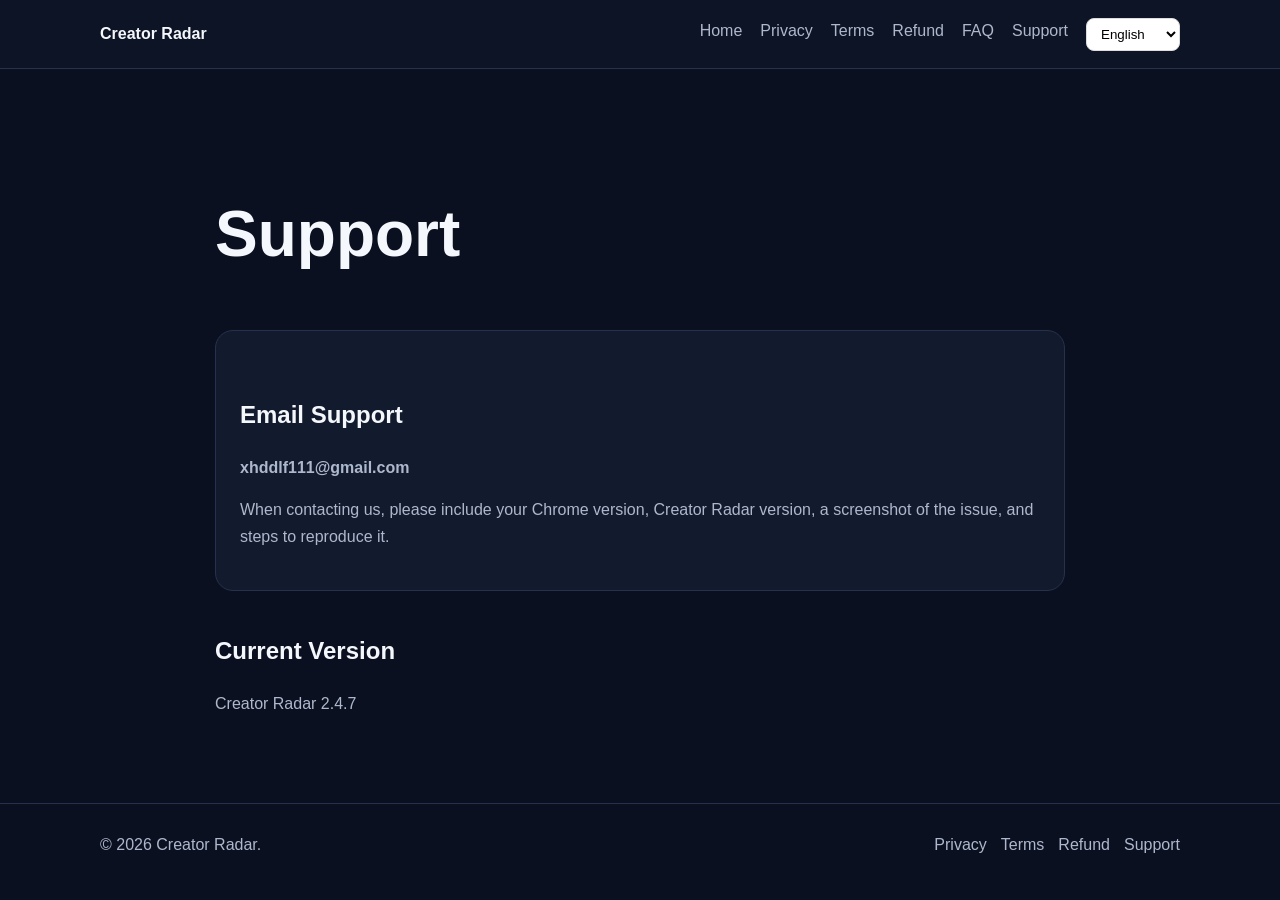
<file: support.html>
<!doctype html><html lang="en"><head><meta charset="utf-8"><meta name="viewport" content="width=device-width,initial-scale=1"><title>Support | Creator Radar</title><link rel="stylesheet" href="assets/style.css"><style>.language-select{padding:7px 10px;border:1px solid #ddd;border-radius:8px;background:#fff;cursor:pointer}</style></head><body><header class="nav"><div class="container nav-inner"><a class="brand" href="index.html">Creator Radar</a><nav class="menu"><a href="index.html" data-t="nav_home">Home</a><a href="privacy.html" data-t="nav_privacy">Privacy</a><a href="terms.html" data-t="nav_terms">Terms</a><a href="refund.html" data-t="nav_refund">Refund</a><a href="faq.html" data-t="nav_faq">FAQ</a><a href="support.html" data-t="nav_support">Support</a><select id="languageSelect" class="language-select" aria-label="Language"><option value="en">English</option><option value="ko">한국어</option><option value="ja">日本語</option><option value="zh">中文</option><option value="de">Deutsch</option><option value="fr">Français</option><option value="ru">Русский</option></select></nav></div></header><main class="container content"><h1 data-t="title">Support</h1><div class="card"><h2 data-t="emailTitle">Email Support</h2><p><a href="mailto:xhddlf111@gmail.com"><strong>xhddlf111@gmail.com</strong></a></p><p data-t="emailText">When contacting us, please include your Chrome version, Creator Radar version, a screenshot of the issue, and steps to reproduce it.</p></div><h2 data-t="versionTitle">Current Version</h2><p data-t="version">Creator Radar 2.4.7</p></main><footer class="footer"><div class="container footer-inner"><div data-t="footer">© 2026 Creator Radar.</div><div class="small-links"><a href="privacy.html" data-t="nav_privacy">Privacy</a><a href="terms.html" data-t="nav_terms">Terms</a><a href="refund.html" data-t="nav_refund">Refund</a><a href="support.html" data-t="nav_support">Support</a></div></div></footer><script>const translations={"en": {"title": "Support", "emailTitle": "Email Support", "emailText": "When contacting us, please include your Chrome version, Creator Radar version, a screenshot of the issue, and steps to reproduce it.", "versionTitle": "Current Version", "version": "Creator Radar 2.4.7", "nav_home": "Home", "nav_privacy": "Privacy", "nav_terms": "Terms", "nav_refund": "Refund", "nav_faq": "FAQ", "nav_support": "Support", "footer": "© 2026 Creator Radar."}, "ko": {"title": "고객지원", "emailTitle": "이메일 문의", "emailText": "문의 시 Chrome 버전, Creator Radar 버전, 문제 화면과 재현 절차를 함께 보내주세요.", "versionTitle": "현재 버전", "version": "Creator Radar 2.4.7", "nav_home": "홈", "nav_privacy": "개인정보처리방침", "nav_terms": "이용약관", "nav_refund": "환불정책", "nav_faq": "FAQ", "nav_support": "고객지원", "footer": "© 2026 Creator Radar."}, "ja": {"title": "サポート", "emailTitle": "メールサポート", "emailText": "お問い合わせの際は、Chromeのバージョン、Creator Radarのバージョン、問題の画面、再現手順をお送りください。", "versionTitle": "現在のバージョン", "version": "Creator Radar 2.4.7", "nav_home": "ホーム", "nav_privacy": "プライバシー", "nav_terms": "利用規約", "nav_refund": "返金", "nav_faq": "FAQ", "nav_support": "サポート", "footer": "© 2026 Creator Radar."}, "zh": {"title": "支持", "emailTitle": "邮件支持", "emailText": "联系我们时，请提供 Chrome 版本、Creator Radar 版本、问题截图以及复现步骤。", "versionTitle": "当前版本", "version": "Creator Radar 2.4.7", "nav_home": "首页", "nav_privacy": "隐私政策", "nav_terms": "使用条款", "nav_refund": "退款政策", "nav_faq": "常见问题", "nav_support": "支持", "footer": "© 2026 Creator Radar."}, "de": {"title": "Support", "emailTitle": "E-Mail-Support", "emailText": "Bitte senden Sie bei Anfragen Ihre Chrome-Version, Creator-Radar-Version, einen Screenshot des Problems und Schritte zur Reproduktion mit.", "versionTitle": "Aktuelle Version", "version": "Creator Radar 2.4.7", "nav_home": "Startseite", "nav_privacy": "Datenschutz", "nav_terms": "Bedingungen", "nav_refund": "Rückerstattung", "nav_faq": "FAQ", "nav_support": "Support", "footer": "© 2026 Creator Radar."}, "fr": {"title": "Assistance", "emailTitle": "Assistance par e-mail", "emailText": "Lors de votre demande, veuillez indiquer votre version de Chrome, la version de Creator Radar, une capture du problème et les étapes pour le reproduire.", "versionTitle": "Version actuelle", "version": "Creator Radar 2.4.7", "nav_home": "Accueil", "nav_privacy": "Confidentialité", "nav_terms": "Conditions", "nav_refund": "Remboursement", "nav_faq": "FAQ", "nav_support": "Assistance", "footer": "© 2026 Creator Radar."}, "ru": {"title": "Поддержка", "emailTitle": "Поддержка по электронной почте", "emailText": "При обращении укажите версию Chrome, версию Creator Radar, снимок экрана с проблемой и шаги для ее воспроизведения.", "versionTitle": "Текущая версия", "version": "Creator Radar 2.4.7", "nav_home": "Главная", "nav_privacy": "Конфиденциальность", "nav_terms": "Условия", "nav_refund": "Возврат", "nav_faq": "FAQ", "nav_support": "Поддержка", "footer": "© 2026 Creator Radar."}};const supported=["en", "ko", "ja", "zh", "de", "fr", "ru"];function setLanguage(lang){if(!supported.includes(lang))lang='en';document.documentElement.lang=lang;document.querySelectorAll('[data-t]').forEach(el=>{const key=el.getAttribute('data-t');const val=translations[lang]&&translations[lang][key];if(val!==undefined)el.textContent=val;});document.getElementById('languageSelect').value=lang;localStorage.setItem('creatorRadarWebsiteLanguage',lang);document.title=(translations[lang].title||'Creator Radar')+' | Creator Radar';}document.getElementById('languageSelect').addEventListener('change',e=>setLanguage(e.target.value));setLanguage(localStorage.getItem('creatorRadarWebsiteLanguage')||'en');</script></body></html>
</file>
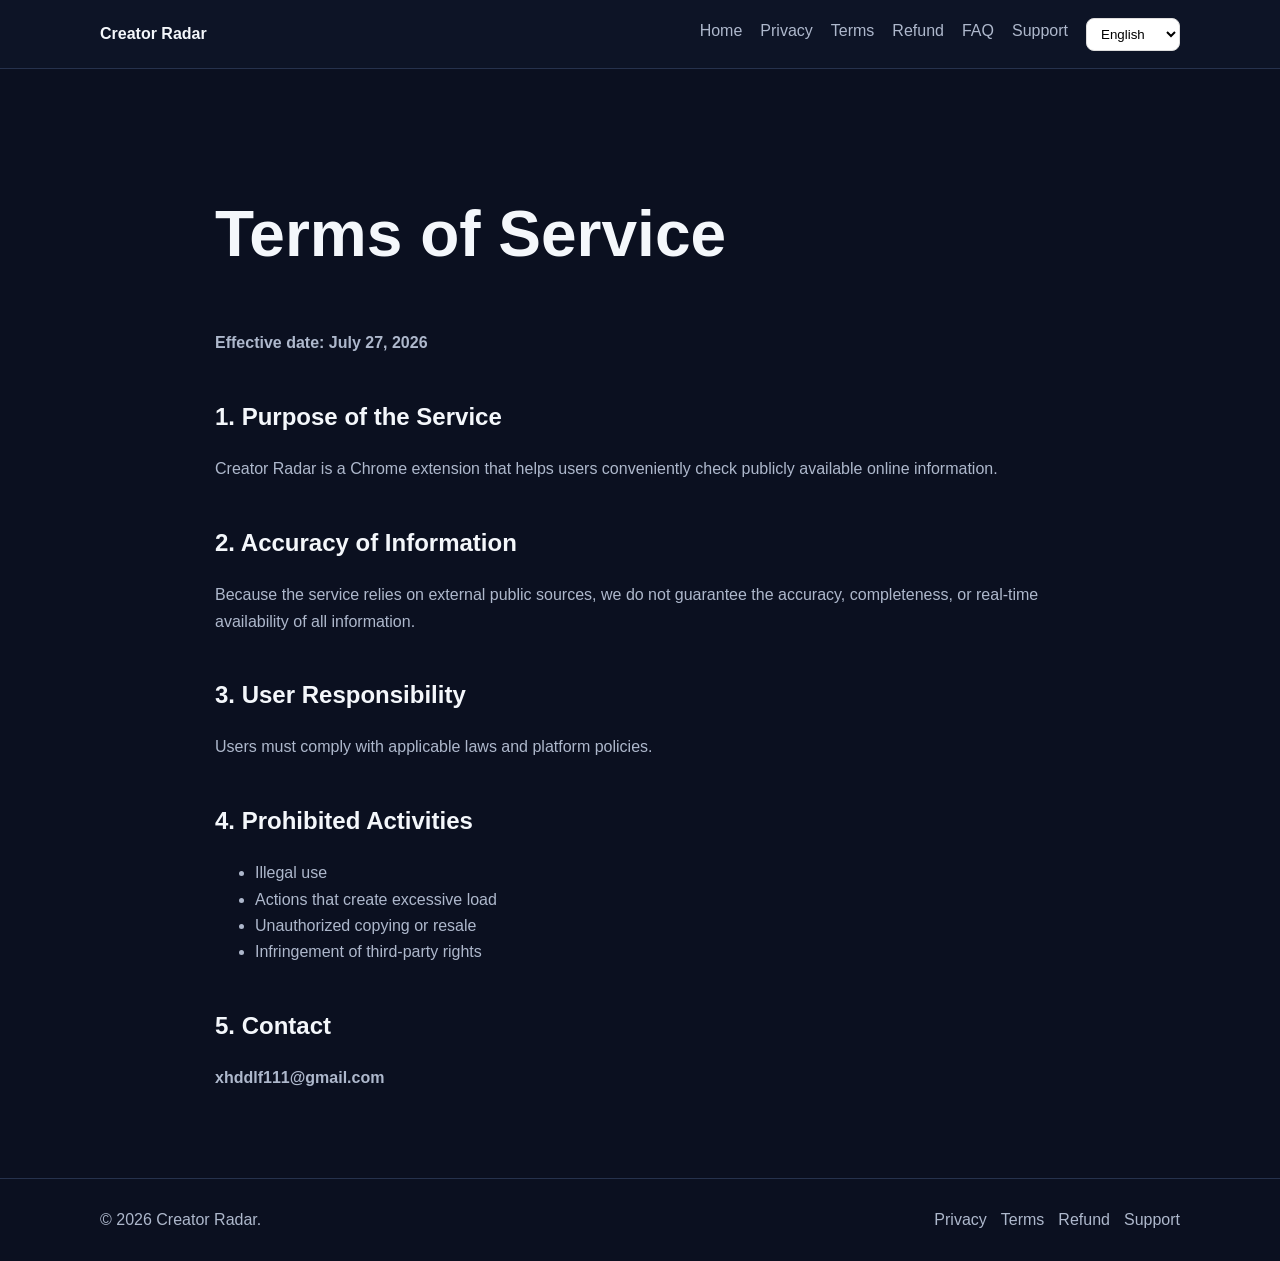
<file: terms.html>
<!doctype html><html lang="en"><head><meta charset="utf-8"><meta name="viewport" content="width=device-width,initial-scale=1"><title>Terms of Service | Creator Radar</title><link rel="stylesheet" href="assets/style.css"><style>.language-select{padding:7px 10px;border:1px solid #ddd;border-radius:8px;background:#fff;cursor:pointer}</style></head><body><header class="nav"><div class="container nav-inner"><a class="brand" href="index.html">Creator Radar</a><nav class="menu"><a href="index.html" data-t="nav_home">Home</a><a href="privacy.html" data-t="nav_privacy">Privacy</a><a href="terms.html" data-t="nav_terms">Terms</a><a href="refund.html" data-t="nav_refund">Refund</a><a href="faq.html" data-t="nav_faq">FAQ</a><a href="support.html" data-t="nav_support">Support</a><select id="languageSelect" class="language-select" aria-label="Language"><option value="en">English</option><option value="ko">한국어</option><option value="ja">日本語</option><option value="zh">中文</option><option value="de">Deutsch</option><option value="fr">Français</option><option value="ru">Русский</option></select></nav></div></header><main class="container content"><h1 data-t="title">Terms of Service</h1><p><strong data-t="effective">Effective date: July 27, 2026</strong></p><h2 data-t="h1">1. Purpose of the Service</h2><p data-t="p1">Creator Radar is a Chrome extension that helps users conveniently check publicly available online information.</p><h2 data-t="h2">2. Accuracy of Information</h2><p data-t="p2">Because the service relies on external public sources, we do not guarantee the accuracy, completeness, or real-time availability of all information.</p><h2 data-t="h3">3. User Responsibility</h2><p data-t="p3">Users must comply with applicable laws and platform policies.</p><h2 data-t="h4">4. Prohibited Activities</h2><ul><li data-t="li1">Illegal use</li><li data-t="li2">Actions that create excessive load</li><li data-t="li3">Unauthorized copying or resale</li><li data-t="li4">Infringement of third-party rights</li></ul><h2 data-t="h5">5. Contact</h2><p><a href="mailto:xhddlf111@gmail.com"><strong>xhddlf111@gmail.com</strong></a></p></main><footer class="footer"><div class="container footer-inner"><div data-t="footer">© 2026 Creator Radar.</div><div class="small-links"><a href="privacy.html" data-t="nav_privacy">Privacy</a><a href="terms.html" data-t="nav_terms">Terms</a><a href="refund.html" data-t="nav_refund">Refund</a><a href="support.html" data-t="nav_support">Support</a></div></div></footer><script>const translations={"en": {"title": "Terms of Service", "effective": "Effective date: July 27, 2026", "h1": "1. Purpose of the Service", "p1": "Creator Radar is a Chrome extension that helps users conveniently check publicly available online information.", "h2": "2. Accuracy of Information", "p2": "Because the service relies on external public sources, we do not guarantee the accuracy, completeness, or real-time availability of all information.", "h3": "3. User Responsibility", "p3": "Users must comply with applicable laws and platform policies.", "h4": "4. Prohibited Activities", "li1": "Illegal use", "li2": "Actions that create excessive load", "li3": "Unauthorized copying or resale", "li4": "Infringement of third-party rights", "h5": "5. Contact", "nav_home": "Home", "nav_privacy": "Privacy", "nav_terms": "Terms", "nav_refund": "Refund", "nav_faq": "FAQ", "nav_support": "Support", "footer": "© 2026 Creator Radar."}, "ko": {"title": "이용약관", "effective": "시행일: 2026년 7월 27일", "h1": "1. 서비스 목적", "p1": "Creator Radar는 공개된 온라인 정보를 편리하게 확인하도록 돕는 Chrome 확장 프로그램입니다.", "h2": "2. 정보 정확성", "p2": "외부 공개 소스를 기반으로 동작하므로 모든 정보의 정확성, 완전성, 실시간성을 보장하지 않습니다.", "h3": "3. 사용자 책임", "p3": "사용자는 관련 법령과 플랫폼 정책을 준수해야 합니다.", "h4": "4. 금지 행위", "li1": "불법적 사용", "li2": "과도한 부하를 주는 행위", "li3": "무단 복제 또는 재판매", "li4": "제3자 권리 침해", "h5": "5. 문의", "nav_home": "홈", "nav_privacy": "개인정보처리방침", "nav_terms": "이용약관", "nav_refund": "환불정책", "nav_faq": "FAQ", "nav_support": "고객지원", "footer": "© 2026 Creator Radar."}, "ja": {"title": "利用規約", "effective": "施行日：2026年7月27日", "h1": "1. サービスの目的", "p1": "Creator Radarは、公開されているオンライン情報を便利に確認するためのChrome拡張機能です。", "h2": "2. 情報の正確性", "p2": "外部の公開情報源に基づいて動作するため、すべての情報の正確性、完全性、リアルタイム性を保証するものではありません。", "h3": "3. ユーザーの責任", "p3": "ユーザーは関連法令およびプラットフォームのポリシーを遵守する必要があります。", "h4": "4. 禁止事項", "li1": "違法な利用", "li2": "過度な負荷を与える行為", "li3": "無断複製または再販売", "li4": "第三者の権利侵害", "h5": "5. お問い合わせ", "nav_home": "ホーム", "nav_privacy": "プライバシー", "nav_terms": "利用規約", "nav_refund": "返金", "nav_faq": "FAQ", "nav_support": "サポート", "footer": "© 2026 Creator Radar."}, "zh": {"title": "使用条款", "effective": "生效日期：2026年7月27日", "h1": "1. 服务目的", "p1": "Creator Radar 是一个 Chrome 扩展程序，帮助用户便捷地查看公开的在线信息。", "h2": "2. 信息准确性", "p2": "由于服务依赖外部公开来源，我们不保证所有信息的准确性、完整性或实时性。", "h3": "3. 用户责任", "p3": "用户必须遵守适用法律法规和平台政策。", "h4": "4. 禁止行为", "li1": "非法使用", "li2": "造成过度负载的行为", "li3": "未经授权的复制或转售", "li4": "侵犯第三方权利", "h5": "5. 联系方式", "nav_home": "首页", "nav_privacy": "隐私政策", "nav_terms": "使用条款", "nav_refund": "退款政策", "nav_faq": "常见问题", "nav_support": "支持", "footer": "© 2026 Creator Radar."}, "de": {"title": "Nutzungsbedingungen", "effective": "Gültig ab: 27. Juli 2026", "h1": "1. Zweck des Dienstes", "p1": "Creator Radar ist eine Chrome-Erweiterung, die den bequemen Zugriff auf öffentlich verfügbare Online-Informationen unterstützt.", "h2": "2. Genauigkeit der Informationen", "p2": "Da der Dienst auf externen öffentlichen Quellen basiert, übernehmen wir keine Garantie für Richtigkeit, Vollständigkeit oder Aktualität aller Informationen.", "h3": "3. Verantwortung der Nutzer", "p3": "Nutzer müssen geltende Gesetze und Plattformrichtlinien einhalten.", "h4": "4. Verbotene Aktivitäten", "li1": "Illegale Nutzung", "li2": "Handlungen mit übermäßiger Belastung", "li3": "Unbefugtes Kopieren oder Weiterverkaufen", "li4": "Verletzung von Rechten Dritter", "h5": "5. Kontakt", "nav_home": "Startseite", "nav_privacy": "Datenschutz", "nav_terms": "Bedingungen", "nav_refund": "Rückerstattung", "nav_faq": "FAQ", "nav_support": "Support", "footer": "© 2026 Creator Radar."}, "fr": {"title": "Conditions d’utilisation", "effective": "Date d’entrée en vigueur : 27 juillet 2026", "h1": "1. Objet du service", "p1": "Creator Radar est une extension Chrome qui aide les utilisateurs à consulter facilement des informations publiques en ligne.", "h2": "2. Exactitude des informations", "p2": "Le service reposant sur des sources publiques externes, nous ne garantissons pas l’exactitude, l’exhaustivité ni l’actualisation en temps réel de toutes les informations.", "h3": "3. Responsabilité de l’utilisateur", "p3": "Les utilisateurs doivent respecter les lois applicables et les règles des plateformes.", "h4": "4. Activités interdites", "li1": "Utilisation illégale", "li2": "Actions causant une charge excessive", "li3": "Copie ou revente non autorisée", "li4": "Atteinte aux droits de tiers", "h5": "5. Contact", "nav_home": "Accueil", "nav_privacy": "Confidentialité", "nav_terms": "Conditions", "nav_refund": "Remboursement", "nav_faq": "FAQ", "nav_support": "Assistance", "footer": "© 2026 Creator Radar."}, "ru": {"title": "Условия использования", "effective": "Дата вступления в силу: 27 июля 2026 г.", "h1": "1. Назначение сервиса", "p1": "Creator Radar — расширение Chrome, которое помогает удобно просматривать общедоступную информацию в интернете.", "h2": "2. Точность информации", "p2": "Поскольку сервис использует внешние публичные источники, мы не гарантируем точность, полноту или актуальность всей информации в реальном времени.", "h3": "3. Ответственность пользователя", "p3": "Пользователи обязаны соблюдать применимые законы и правила платформ.", "h4": "4. Запрещенные действия", "li1": "Незаконное использование", "li2": "Действия, создающие чрезмерную нагрузку", "li3": "Несанкционированное копирование или перепродажа", "li4": "Нарушение прав третьих лиц", "h5": "5. Контакты", "nav_home": "Главная", "nav_privacy": "Конфиденциальность", "nav_terms": "Условия", "nav_refund": "Возврат", "nav_faq": "FAQ", "nav_support": "Поддержка", "footer": "© 2026 Creator Radar."}};const supported=["en", "ko", "ja", "zh", "de", "fr", "ru"];function setLanguage(lang){if(!supported.includes(lang))lang='en';document.documentElement.lang=lang;document.querySelectorAll('[data-t]').forEach(el=>{const key=el.getAttribute('data-t');const val=translations[lang]&&translations[lang][key];if(val!==undefined)el.textContent=val;});document.getElementById('languageSelect').value=lang;localStorage.setItem('creatorRadarWebsiteLanguage',lang);document.title=(translations[lang].title||'Creator Radar')+' | Creator Radar';}document.getElementById('languageSelect').addEventListener('change',e=>setLanguage(e.target.value));setLanguage(localStorage.getItem('creatorRadarWebsiteLanguage')||'en');</script></body></html>
</file>
<file: assets/style.css>
body{margin:0;font-family:Arial,sans-serif;background:#0b1020;color:#f4f7fb;line-height:1.65}a{color:inherit;text-decoration:none}.container{width:min(1080px,calc(100% - 36px));margin:auto}.nav{background:#0d1426;border-bottom:1px solid #26324d;position:sticky;top:0}.nav-inner{display:flex;justify-content:space-between;align-items:center;min-height:68px}.brand{font-weight:800}.menu{display:flex;gap:18px;color:#aeb8cc}.hero{text-align:center;padding:100px 0}.hero h1{font-size:clamp(2.6rem,7vw,5rem);line-height:1.05;margin:20px 0}.hero p,.lead,.content p,.content li{color:#aeb8cc}.badge{display:inline-block;padding:7px 12px;border:1px solid #4d6b98;border-radius:999px}.actions{margin-top:30px}.btn{display:inline-block;padding:13px 20px;border-radius:12px;margin:6px;border:1px solid #32415f}.primary{background:#5b7cfa}.section{padding:65px 0}.grid{display:grid;grid-template-columns:repeat(3,1fr);gap:18px}.card{background:#121a2e;border:1px solid #26324d;border-radius:18px;padding:24px}.content{max-width:850px;padding:70px 0}.content h1{font-size:clamp(2.2rem,5vw,4rem)}.content h2{margin-top:40px}.footer{border-top:1px solid #26324d;padding:28px 0;color:#aeb8cc}.footer-inner{display:flex;justify-content:space-between;gap:18px;flex-wrap:wrap}.small-links{display:flex;gap:14px;flex-wrap:wrap}@media(max-width:800px){.grid{grid-template-columns:1fr}.menu{display:none}}
</file>
